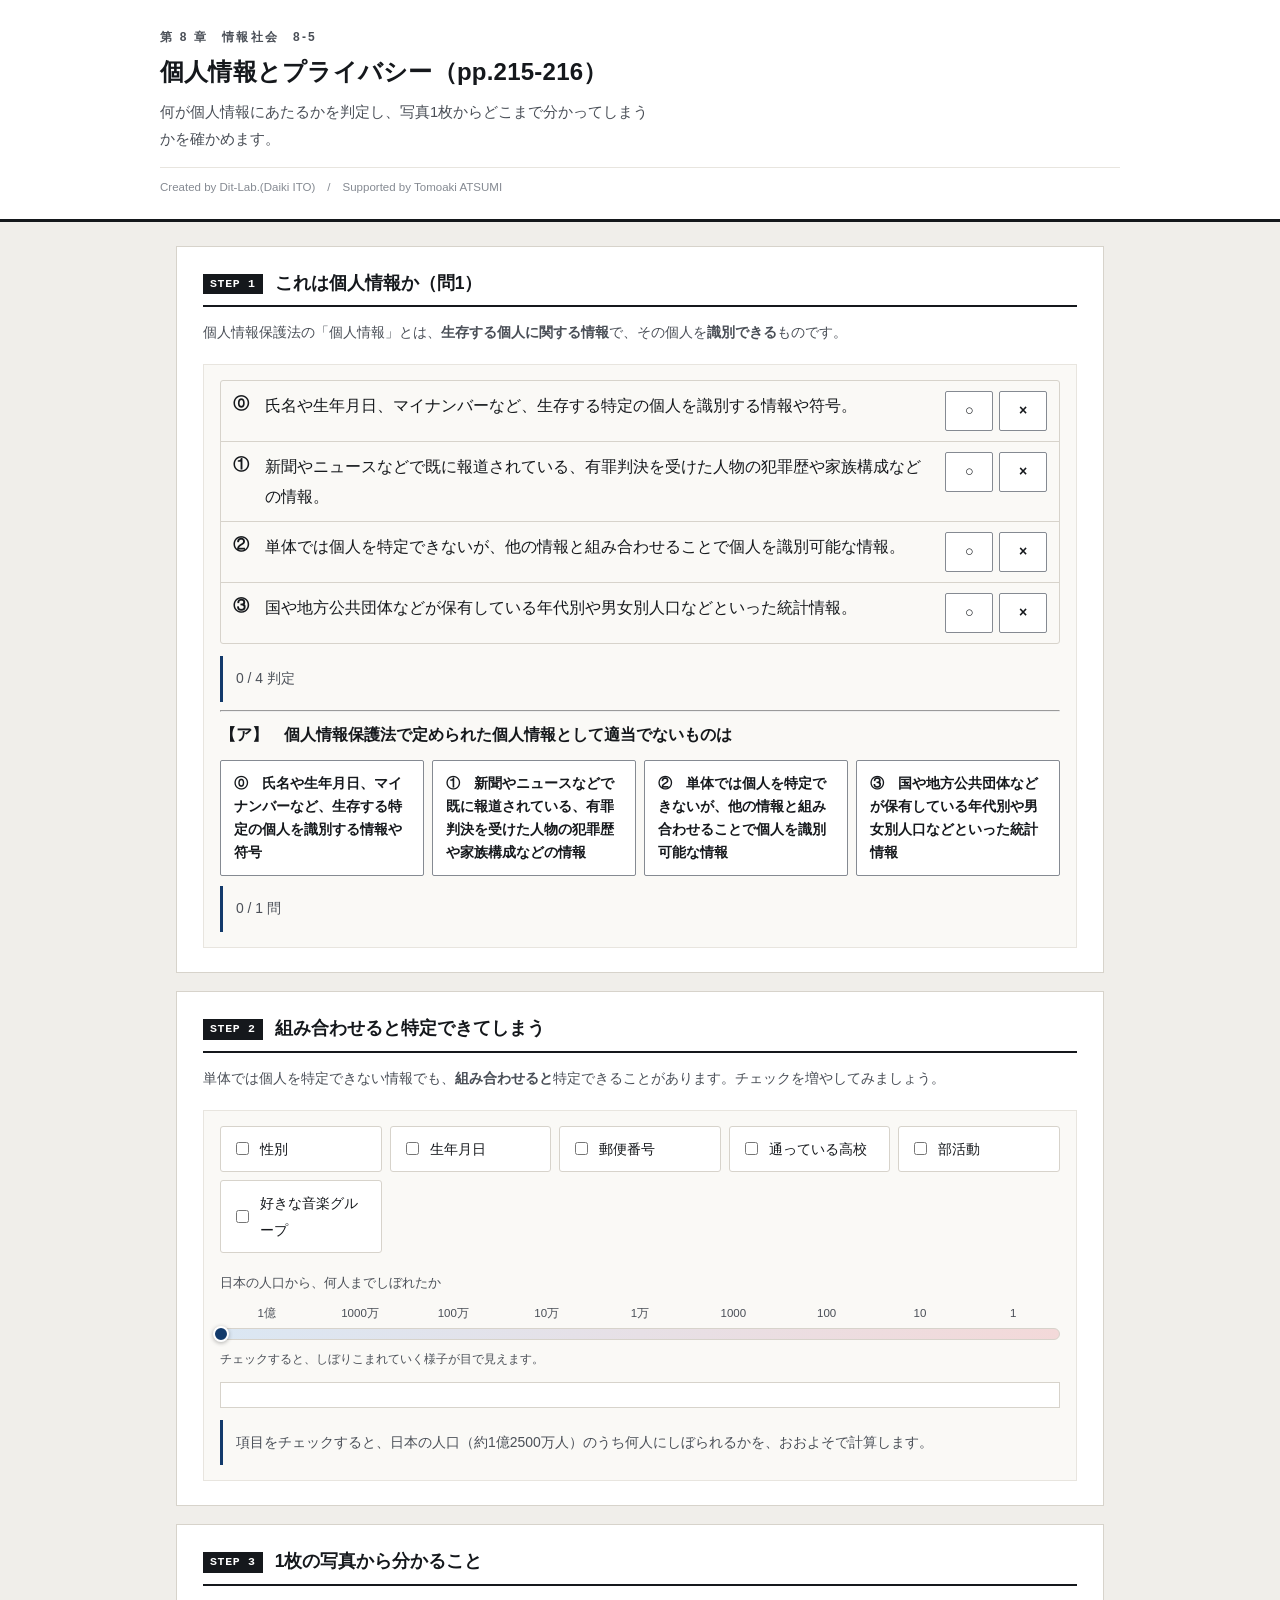
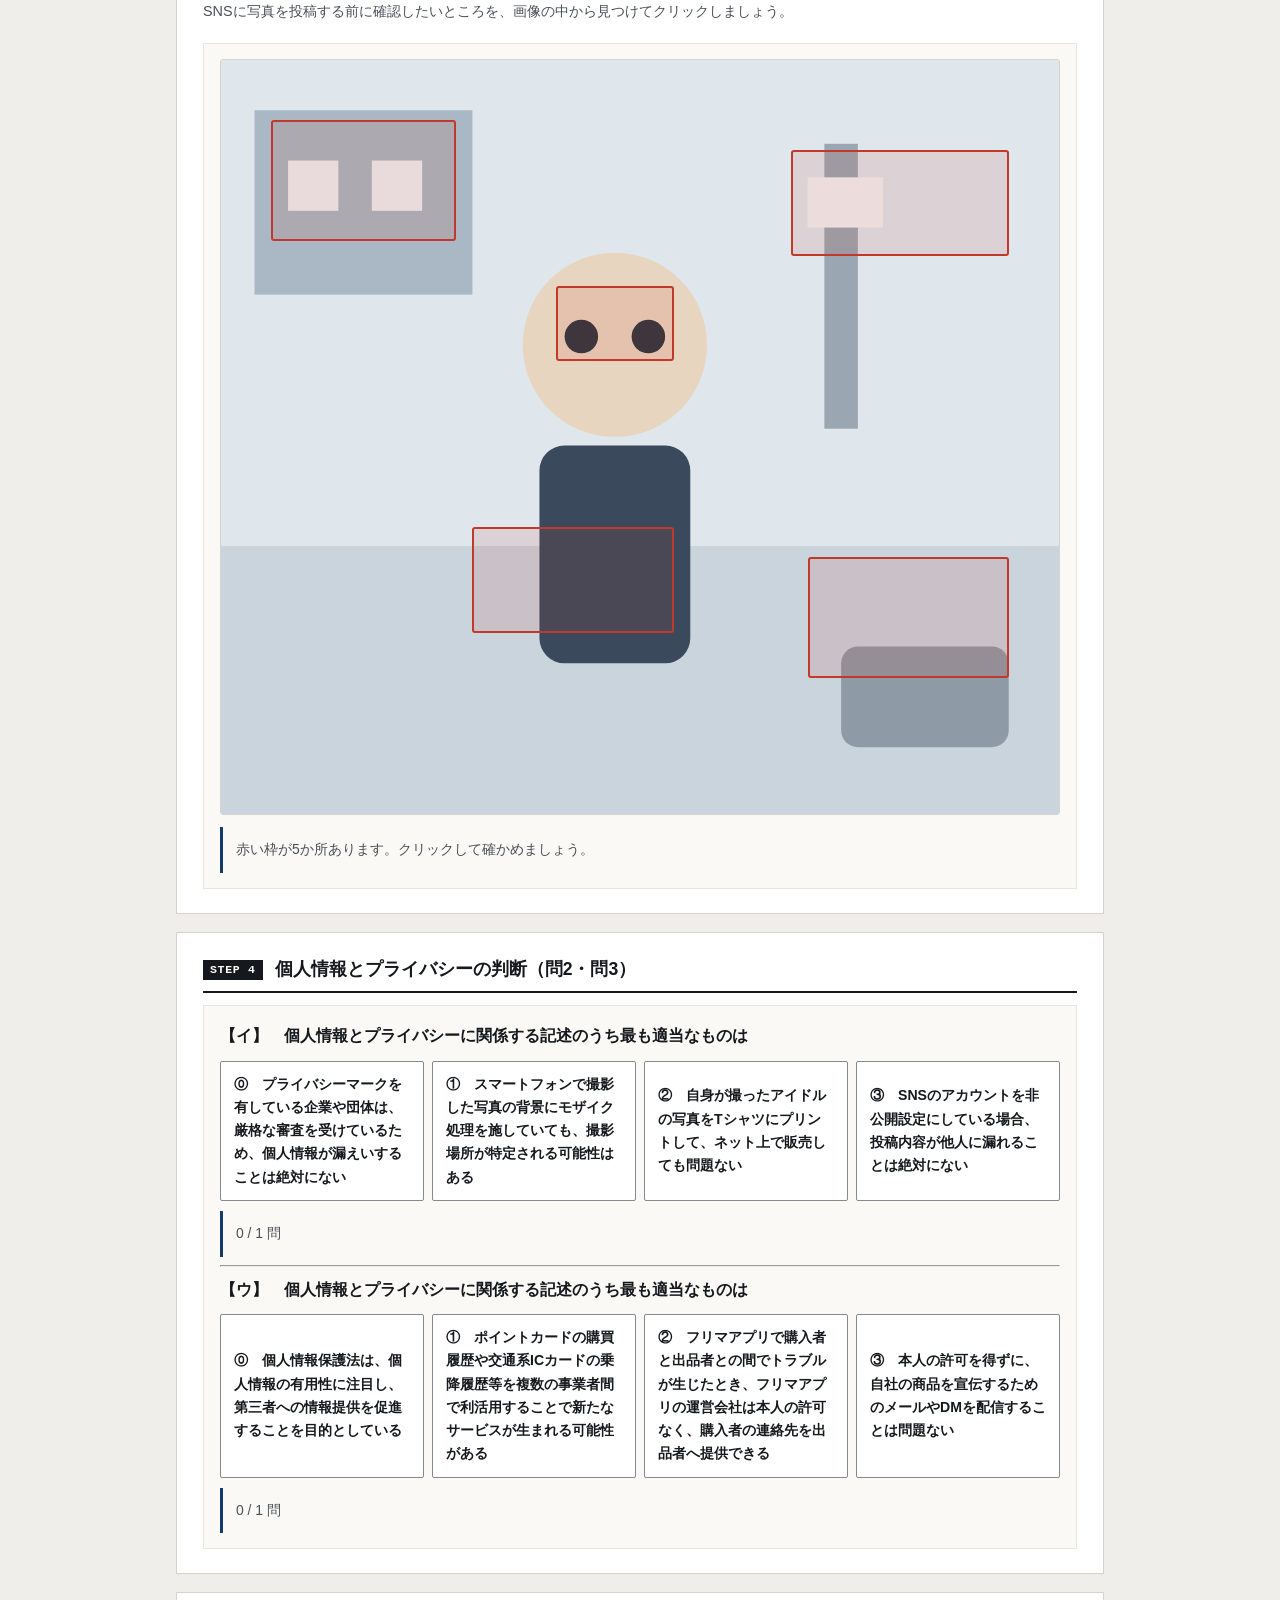
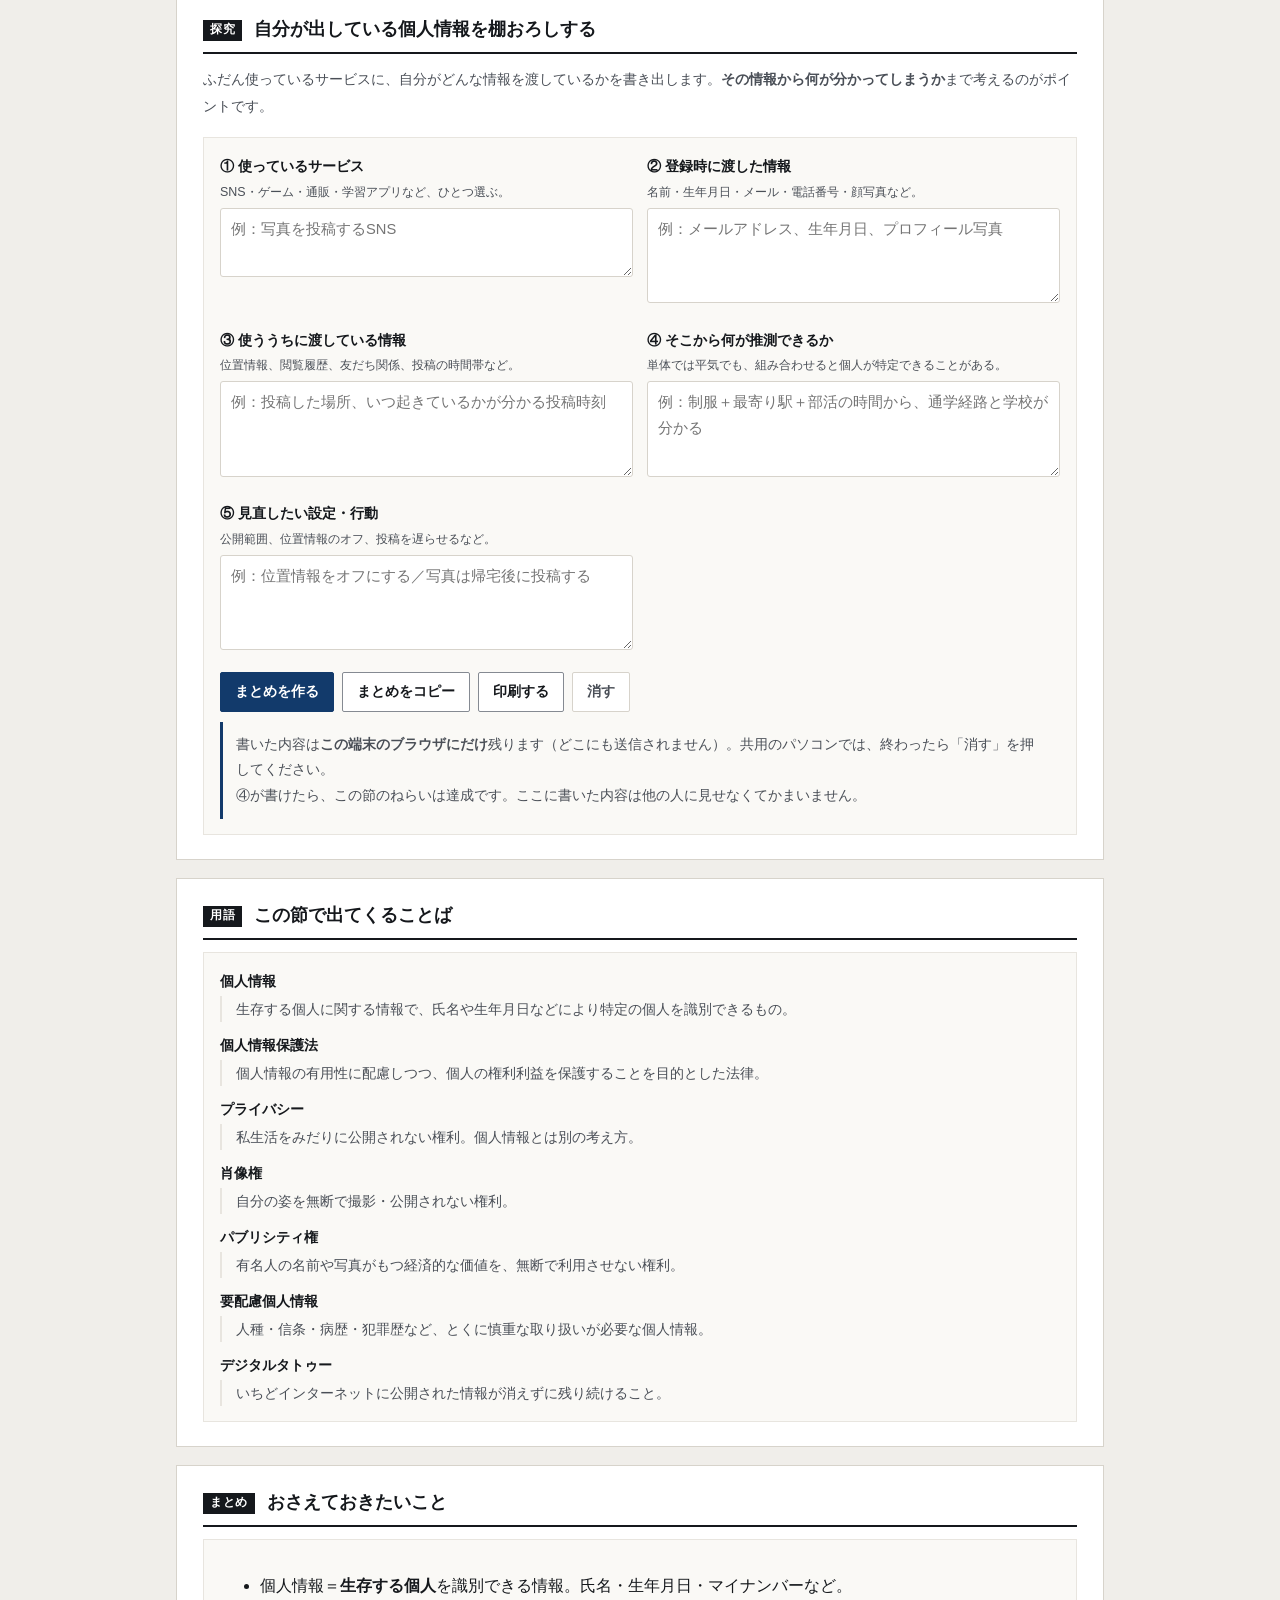
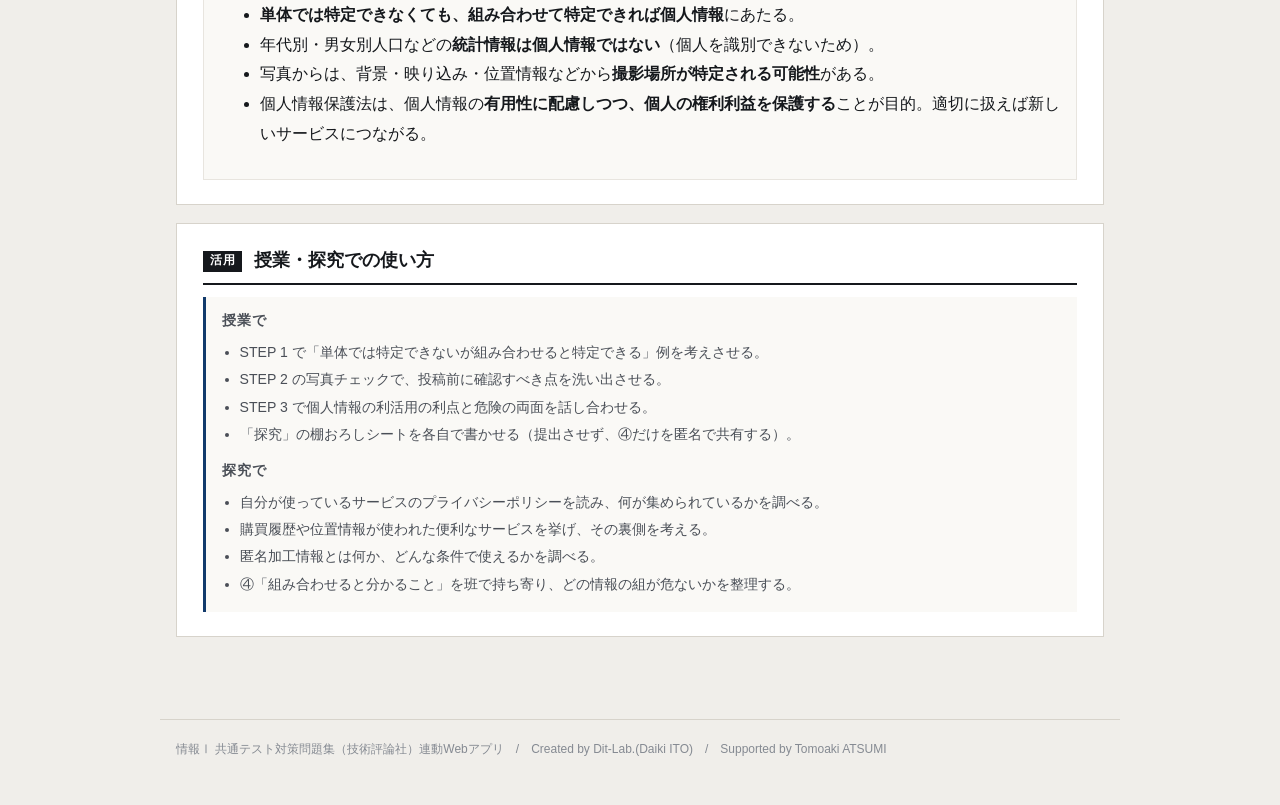
<file: index.html>
<!DOCTYPE html>
<html lang="ja">
<head>
<meta charset="UTF-8">
<meta name="viewport" content="width=device-width, initial-scale=1.0">
<title>個人情報とプライバシー｜情報Ⅰ共通テスト対策問題集</title>
<meta name="description" content="何が個人情報にあたるかを判定し、写真1枚からどこまで分かってしまうかを確かめます。">
<link rel="icon" href="data:image/svg+xml,%3Csvg xmlns=%22http://www.w3.org/2000/svg%22 viewBox=%220 0 32 32%22%3E%3Crect width=%2232%22 height=%2232%22 fill=%22%2315181c%22/%3E%3Ctext x=%2216%22 y=%2222%22 font-size=%2218%22 font-family=%22monospace%22 fill=%22%23fff%22 text-anchor=%22middle%22%3E01%3C/text%3E%3C/svg%3E">
<link rel="stylesheet" href="css/style.css?v=88681cd4">
<link rel="stylesheet" href="css/app.css?v=86fc0e3a">
</head>
<body>

<header class="app-header">
  <div class="inner">
    <span class="eyebrow">第 8 章　情報社会　8-5</span>
    <h1>個人情報とプライバシー（pp.215-216）</h1>
    <p class="lead">何が個人情報にあたるかを判定し、写真1枚からどこまで分かってしまうかを確かめます。</p>
    <p class="credit">Created by Dit-Lab.(Daiki ITO)　/　Supported by Tomoaki ATSUMI</p>
  </div>
</header>

<main class="wrap">
  <section class="step" id="step1">
    <h2><span class="no">STEP 1</span>これは個人情報か（問1）</h2>
    <p class="desc">個人情報保護法の「個人情報」とは、<strong>生存する個人に関する情報</strong>で、その個人を<strong>識別できる</strong>ものです。</p>
    <div class="panel">
      <div id="jBox"></div>
      <div class="note" id="jNote" style="margin-top:12px"></div>
      <hr class="sep">
      <div id="q1Box"></div>
      <div class="note" id="q1Note" style="margin-top:10px"></div>
    </div>
  </section>

  <section class="step" id="step2">
    <h2><span class="no">STEP 2</span>組み合わせると特定できてしまう</h2>
    <p class="desc">単体では個人を特定できない情報でも、<strong>組み合わせると</strong>特定できることがあります。チェックを増やしてみましょう。</p>
    <div class="panel">
      <div class="combo" id="comboBox"></div>

      <div class="narrow">
        <div class="nlabel">日本の人口から、何人までしぼれたか</div>
        <div class="nscale" id="nScale"></div>
        <div class="ntrack"><i class="nmark" id="nMark"></i></div>
        <div class="ndiv" id="nDiv"></div>
      </div>

      <div class="dotfield" id="dotField" hidden>
        <div class="dlabel" id="dotLabel"></div>
        <div class="dots" id="dots"></div>
      </div>

      <div class="riskbar"><i id="riskBar" style="width:0%"></i></div>
      <div class="note" id="comboNote" style="margin-top:12px"></div>
    </div>
  </section>

  <section class="step" id="step3">
    <h2><span class="no">STEP 3</span>1枚の写真から分かること</h2>
    <p class="desc">SNSに写真を投稿する前に確認したいところを、画像の中から見つけてクリックしましょう。</p>
    <div class="panel">
      <div class="photo" id="photoBox"></div>
      <div class="note" id="photoNote" style="margin-top:12px"></div>
    </div>
  </section>

  <section class="step" id="step4">
    <h2><span class="no">STEP 4</span>個人情報とプライバシーの判断（問2・問3）</h2>
    <div class="panel">
      <div id="q2Box"></div>
      <div class="note" id="q2Note" style="margin-top:10px"></div>
      <hr class="sep">
      <div id="q3Box"></div>
      <div class="note" id="q3Note" style="margin-top:10px"></div>
    </div>
  </section>

  <section class="step wsprint" id="wsSec">
    <h2><span class="no">探究</span>自分が出している個人情報を棚おろしする</h2>
    <p class="desc">ふだん使っているサービスに、自分がどんな情報を渡しているかを書き出します。<strong>その情報から何が分かってしまうか</strong>まで考えるのがポイントです。</p>
    <div class="panel"><div id="wsBox"></div></div>
  </section>

  <section class="step" id="glossary">
    <h2><span class="no">用語</span>この節で出てくることば</h2>
    <div class="panel"><div id="glossBox"></div></div>
  </section>

  <section class="step" id="wrap">
    <h2><span class="no">まとめ</span>おさえておきたいこと</h2>
    <div class="panel">
      <ul class="bullets">
        <li>個人情報＝<strong>生存する個人</strong>を識別できる情報。氏名・生年月日・マイナンバーなど。</li>
        <li><strong>単体では特定できなくても、組み合わせて特定できれば個人情報</strong>にあたる。</li>
        <li>年代別・男女別人口などの<strong>統計情報は個人情報ではない</strong>（個人を識別できないため）。</li>
        <li>写真からは、背景・映り込み・位置情報などから<strong>撮影場所が特定される可能性</strong>がある。</li>
        <li>個人情報保護法は、個人情報の<strong>有用性に配慮しつつ、個人の権利利益を保護する</strong>ことが目的。適切に扱えば新しいサービスにつながる。</li>
      </ul>
    </div>
  </section>

  <section class="step">
    <h2><span class="no">活用</span>授業・探究での使い方</h2>
    <div class="use-note">
      <h3>授業で</h3>
      <ul>
        <li>STEP 1 で「単体では特定できないが組み合わせると特定できる」例を考えさせる。</li>
        <li>STEP 2 の写真チェックで、投稿前に確認すべき点を洗い出させる。</li>
        <li>STEP 3 で個人情報の利活用の利点と危険の両面を話し合わせる。</li>
        <li>「探究」の棚おろしシートを各自で書かせる（提出させず、④だけを匿名で共有する）。</li>
      </ul>
      <h3 style="margin-top:12px">探究で</h3>
      <ul>
        <li>自分が使っているサービスのプライバシーポリシーを読み、何が集められているかを調べる。</li>
        <li>購買履歴や位置情報が使われた便利なサービスを挙げ、その裏側を考える。</li>
        <li>匿名加工情報とは何か、どんな条件で使えるかを調べる。</li>
        <li>④「組み合わせると分かること」を班で持ち寄り、どの情報の組が危ないかを整理する。</li>
      </ul>
    </div>
  </section>

</main>

<footer class="app-footer">
  情報Ⅰ 共通テスト対策問題集（技術評論社）連動Webアプリ　/　Created by Dit-Lab.(Daiki ITO)　/　Supported by Tomoaki ATSUMI
</footer>

<script src="js/terms.js?v=a9fcb9d8"></script>
<script src="js/quiz.js?v=13402362"></script>
<script src="js/worksheet.js?v=b6f4e4b3"></script>
<script src="js/app.js?v=c5489723"></script>
</body>
</html>
</file>
<file: css/style.css>
/* =========================================================
   情報Ⅰ 共通テスト対策問題集 — Web アプリ共通スタイル
   紙面（参考書）に寄せた設計。装飾色は使わず、色は意味を持つときだけ。
   ========================================================= */

:root{
  --paper:#ffffff;
  --paper-2:#faf9f6;      /* うすい紙 */
  --bg:#f0eeea;           /* 台紙 */
  --ink:#15181c;
  --ink-2:#4a4f57;
  --ink-3:#858a92;
  --rule:#d7d3cb;
  /* 旧名のまま書かれているアプリ用の別名（未定義だと枠線や文字色が消えるため） */
  --line: var(--rule);
  --muted: var(--ink-2);
  --sans: var(--font);         /* 罫線 */
  --rule-2:#e8e5df;
  --accent:#123a6b;       /* 濃紺。主要操作と現在地だけに使う */
  --accent-w:#e9eef6;
  --zero:#c0392b;         /* 左＝0 */
  --one:#1d4ed8;          /* 右＝1 */
  --ok:#1f7a3d;   --ok-bg:#eef6f0;
  --ng:#b3261e;   --ng-bg:#fbefee;
  --warn:#8a5a00; --warn-bg:#fbf5e8;
  --font:"Hiragino Kaku Gothic ProN","Hiragino Sans","Yu Gothic Medium","Yu Gothic",
         "Noto Sans JP",Meiryo,-apple-system,BlinkMacSystemFont,sans-serif;
  --mono:"SFMono-Regular",Menlo,Consolas,"Courier New",monospace;
}

*{box-sizing:border-box}
[hidden]{display:none !important}
html{-webkit-text-size-adjust:100%}
body{
  margin:0; background:var(--bg); color:var(--ink);
  font-family:var(--font); font-size:16px; line-height:1.85;
  font-feature-settings:"palt" 1;
}
h1,h2,h3,h4{line-height:1.45; margin:0; font-weight:700}
p{margin:0 0 .75em} p:last-child{margin-bottom:0}
a{color:var(--accent)}

/* ---------- 標題 ---------- */
.app-header{background:var(--paper); border-bottom:3px solid var(--ink); padding:26px 20px 20px}
.app-header .inner{max-width:960px; margin:0 auto}
.app-header .eyebrow{
  font-size:.75rem; font-weight:700; color:var(--ink-2); letter-spacing:.18em;
  display:block; margin-bottom:7px;
}
.app-header h1{font-size:1.5rem; letter-spacing:.01em}
.app-header .lead{font-size:.92rem; color:var(--ink-2); margin-top:9px; max-width:60ch}
.app-header .credit{
  font-size:.72rem; color:var(--ink-3); margin-top:14px;
  padding-top:9px; border-top:1px solid var(--rule-2);
}

/* ---------- 版面 ---------- */
.wrap{max-width:960px; margin:0 auto; padding:24px 16px 64px}
.step{background:var(--paper); border:1px solid var(--rule); padding:24px 26px; margin-bottom:18px}
.step > h2{
  display:flex; align-items:baseline; gap:12px; font-size:1.1rem;
  padding-bottom:9px; border-bottom:2px solid var(--ink); margin-bottom:12px;
}
.step > h2 .no{
  flex:none; font-family:var(--mono); font-size:.72rem; font-weight:700;
  background:var(--ink); color:var(--paper); padding:2px 7px; letter-spacing:.06em;
  position:relative; top:-2px;
}
.step > .desc{color:var(--ink-2); font-size:.9rem; margin-bottom:18px}
.step[hidden]{display:none}

.grid{display:grid; gap:20px}
.grid > *{min-width:0}          /* 子の中身で列が広がるのを防ぐ */
@media(min-width:800px){ .grid.c2{grid-template-columns:1fr 1fr} }
@media(min-width:800px){ .grid.c21{grid-template-columns:1.45fr 1fr} }

.panel{border:1px solid var(--rule-2); background:var(--paper-2); padding:15px 16px; min-width:0}
.panel > h3{
  font-size:.8rem; font-weight:700; color:var(--ink-2); letter-spacing:.08em;
  margin-bottom:12px; padding-bottom:6px; border-bottom:1px solid var(--rule);
}

/* ---------- 部品 ---------- */
.btn{
  appearance:none; border:1px solid var(--ink-3); background:var(--paper); color:var(--ink);
  font-family:inherit; font-size:.88rem; font-weight:700; padding:8px 14px;
  border-radius:2px; cursor:pointer; min-height:40px; line-height:1.4;
  transition:background .12s, border-color .12s, color .12s;
}
.btn:hover:not(:disabled){background:var(--accent-w); border-color:var(--accent); color:var(--accent)}
.btn:disabled{opacity:.35; cursor:not-allowed}
.btn.primary{background:var(--accent); color:var(--paper); border-color:var(--accent)}
.btn.primary:hover:not(:disabled){background:#0d2c53; color:var(--paper)}
.btn.ghost{border-color:var(--rule); color:var(--ink-2)}
.btn.sm{font-size:.8rem; padding:5px 10px; min-height:34px}
.btn-row{display:flex; flex-wrap:wrap; gap:8px; align-items:center}

/* タブ（見出し下線式） */
.seg{display:flex; gap:0; border-bottom:1px solid var(--rule)}
.seg button{
  appearance:none; border:0; background:transparent; font-family:inherit; font-size:.88rem;
  font-weight:700; color:var(--ink-3); padding:9px 4px; margin-right:26px; cursor:pointer;
  border-bottom:3px solid transparent; margin-bottom:-1px; min-height:40px;
}
.seg button:hover{color:var(--ink-2)}
.seg button[aria-pressed="true"]{color:var(--ink); border-bottom-color:var(--accent)}

label.fld{display:block; font-size:.78rem; font-weight:700; color:var(--ink-2); margin-bottom:5px; letter-spacing:.04em}
input[type=text], textarea, input[type=number]{
  width:100%; font-family:inherit; font-size:1rem; color:var(--ink);
  border:1px solid var(--ink-3); border-radius:2px; padding:9px 11px;
  background:var(--paper); min-height:42px;
}
input:focus, textarea:focus{outline:2px solid var(--accent); outline-offset:-1px; border-color:var(--accent)}
.btn:focus-visible, .seg button:focus-visible, .node-card:focus-visible{outline:2px solid var(--accent); outline-offset:2px}
textarea{resize:vertical; line-height:1.7}
.mono{font-family:var(--mono)}

table.tbl{width:100%; border-collapse:collapse; font-size:.89rem}
table.tbl th, table.tbl td{border-bottom:1px solid var(--rule-2); padding:7px 10px; text-align:right}
table.tbl th:first-child, table.tbl td:first-child{text-align:left}
table.tbl thead th{border-bottom:1.5px solid var(--ink); font-size:.76rem; color:var(--ink-2); font-weight:700; white-space:nowrap}
.tbl-scroll{overflow-x:auto; -webkit-overflow-scrolling:touch; max-width:100%}

.note{padding:10px 13px; font-size:.87rem; border-left:3px solid var(--ink-3); background:var(--paper-2); overflow-wrap:break-word; word-break:break-word}
.note.ok{background:var(--ok-bg); border-left-color:var(--ok); color:#123f22}
.note.ng{background:var(--ng-bg); border-left-color:var(--ng); color:#6d1a15}
.note.info{background:var(--paper-2); border-left-color:var(--accent); color:var(--ink-2)}
.note.warn{background:var(--warn-bg); border-left-color:var(--warn); color:#5c3d00}
.note[hidden]{display:none}

.badge{
  display:inline-block; font-size:.72rem; font-weight:700; padding:1px 7px;
  border:1px solid var(--rule); color:var(--ink-2); background:var(--paper); letter-spacing:.04em;
}

/* 数値は罫線で仕切るだけ。カードにしない */
.metrics{display:flex; flex-wrap:wrap; gap:0; border-top:1px solid var(--rule)}
.metric{flex:1 1 130px; padding:11px 14px 11px 0; border-right:1px solid var(--rule-2)}
.metric:last-child{border-right:0}
.metric .k{font-size:.74rem; color:var(--ink-3); font-weight:700; letter-spacing:.05em}
.metric .v{font-size:1.6rem; font-weight:700; line-height:1.3; font-family:var(--mono); letter-spacing:-.01em}
.metric .s{font-size:.76rem; color:var(--ink-2)}

.bit0{color:var(--zero); font-weight:700}
.bit1{color:var(--one); font-weight:700}

.app-footer{
  max-width:960px; margin:0 auto; padding:18px 16px 44px; color:var(--ink-3);
  font-size:.75rem; border-top:1px solid var(--rule);
}
.sr-only{position:absolute;width:1px;height:1px;overflow:hidden;clip:rect(0 0 0 0);white-space:nowrap}

@media(max-width:640px){
  body{font-size:15px}
  .app-header{padding:20px 16px 16px}
  .app-header h1{font-size:1.16rem}
  .wrap{padding:16px 12px 52px}
  .step{padding:18px 15px}
  .seg button{margin-right:18px; font-size:.84rem}
  .metric{flex-basis:50%; border-right:0}
}
@media (prefers-reduced-motion:reduce){ *{animation:none!important; transition:none!important} }

/* ---------- 自分のデータ・共有・印刷 ---------- */
.toolbar{display:flex; flex-wrap:wrap; gap:8px; align-items:center; margin-top:12px;
  padding-top:12px; border-top:1px solid var(--rule-2)}
.toolbar .hint{font-size:.78rem; color:var(--ink-3)}
.paste-area{width:100%; min-height:110px; font-family:var(--mono); font-size:.86rem}
.use-note{background:var(--paper-2); border-left:3px solid var(--accent); padding:14px 16px; font-size:.88rem}
.use-note h3{font-size:.86rem; letter-spacing:.06em; margin-bottom:8px; color:var(--ink-2)}
.use-note ol, .use-note ul{margin:0; padding-left:1.25em; line-height:1.95; color:var(--ink-2)}

@media print{
  body{background:#fff}
  .app-header{border-bottom:2px solid #000}
  .step{border:1px solid #bbb; break-inside:avoid; page-break-inside:avoid; margin-bottom:12px}
  .btn, .seg, .toolbar, input[type=range]{display:none !important}
  .note{border-left-width:2px}
  a[href]:after{content:""}
}

/* ---------- 入力グリッド ---------- */
.dg-scroll{overflow:auto; -webkit-overflow-scrolling:touch; border:1px solid var(--rule); background:var(--paper); max-height:420px}
table.dg{border-collapse:collapse; font-family:var(--mono); font-size:.9rem; min-width:100%}
table.dg th, table.dg td{border:1px solid var(--rule-2); padding:0}
table.dg thead th{background:var(--paper-2); position:sticky; top:0; z-index:2}
table.dg .dg-n{background:var(--paper-2); color:var(--ink-3); font-size:.76rem; font-weight:400;
  text-align:center; min-width:34px; padding:0 4px; position:sticky; left:0; z-index:1}
table.dg .dg-corner{background:var(--paper-2); min-width:34px; position:sticky; left:0; z-index:3}
table.dg .dg-act{background:var(--paper-2); width:34px}
.dg-h, .dg-c{width:100%; min-width:96px; border:0; background:transparent; font-family:inherit;
  font-size:.9rem; padding:8px 9px; color:var(--ink); min-height:38px}
.dg-h{font-weight:700; font-family:var(--font); font-size:.82rem; color:var(--ink-2)}
.dg-c.num{text-align:right}
.dg-c:focus, .dg-h:focus{outline:2px solid var(--accent); outline-offset:-2px; background:var(--accent-w)}
.dg-del{border:0; background:transparent; color:var(--ink-3); cursor:pointer; width:32px; height:34px; font-size:1rem}
.dg-del:hover{color:var(--ng)}
.dg-tools{display:flex; flex-wrap:wrap; gap:8px; align-items:center; margin-top:10px}
.dg-hint{font-size:.76rem; color:var(--ink-3)}

/* ---------- ファイル読み込み ---------- */
.filebox{display:flex; flex-wrap:wrap; gap:10px; align-items:center; padding:12px;
  border:1px dashed var(--rule); background:var(--paper-2)}
.filebox input[type=file]{font-size:.85rem; font-family:inherit; max-width:100%}
.filebox .sel{max-width:220px}
.filelabel{display:inline-flex; align-items:center; gap:6px; font-size:.85rem; font-weight:700;
  border:1px solid var(--ink-3); background:var(--paper); padding:8px 14px; border-radius:2px; cursor:pointer; min-height:40px}
.filelabel:hover{border-color:var(--accent); color:var(--accent); background:var(--accent-w)}
.filelabel input{display:none}

/* ---------- 用語解説 ---------- */
.term{position:relative; border-bottom:1.5px dotted var(--accent); cursor:help; color:var(--accent); font-weight:700}
.term .term-pop{display:none; position:absolute; left:0; top:1.7em; z-index:50; width:min(300px,78vw);
  background:var(--paper); border:1px solid var(--ink-3); box-shadow:0 6px 20px rgba(0,0,0,.14);
  padding:10px 12px; font-size:.82rem; font-weight:400; color:var(--ink-2); line-height:1.75;
  border-left:3px solid var(--accent); cursor:auto; text-align:left}
.term .term-pop b{display:block; color:var(--ink); font-size:.86rem; margin-bottom:3px}
.term.open .term-pop{display:block}
dl.gloss{margin:0; font-size:.88rem}
dl.gloss dt{font-weight:700; color:var(--ink); margin-top:10px}
dl.gloss dt:first-child{margin-top:0}
dl.gloss dd{margin:2px 0 0; color:var(--ink-2); line-height:1.85; padding-left:1em; border-left:2px solid var(--rule-2)}
@media print{ .term{border-bottom:0; color:inherit} .term .term-pop{display:none !important} }

/* ---------- スマホ・タブレット ---------- */
@media (max-width:1024px){
  /* iOS で入力時に画面が勝手に拡大するのを防ぐ（16px 未満だとズームする） */
  input[type=text], input[type=number], textarea, select, .dg-c, .dg-h{ font-size:16px }
  .dg-c, .dg-h{ min-width:110px }
}
@media (max-width:820px){
  .grid.c2,.grid.c21{grid-template-columns:1fr}
  .dg-scroll{max-height:340px}
  .filebox{flex-direction:column; align-items:stretch}
  .filebox .sel{max-width:100%}
  .term .term-pop{left:auto; right:0; width:min(280px,86vw)}
}
@media (max-width:480px){
  .step > h2{font-size:1rem; flex-wrap:wrap}
  .metrics{gap:0}
  .metric{flex-basis:50%; padding-right:10px}
  .metric .v{font-size:1.3rem}
  .btn{padding:8px 12px}
  .dg-tools{gap:6px}
  .dg-hint{width:100%}
}
/* タッチ操作でのスクロールを滑らかに */
.tbl-scroll, .dg-scroll, .tree-box{ -webkit-overflow-scrolling:touch; overscroll-behavior-x:contain }

/* 幅指定つきの入力欄がスマートフォンではみ出さないようにする */
input[type=text], input[type=number], input[type=search], textarea, select{ max-width:100% }
.btn-row > label{ min-width:0; max-width:100% }
.btn-row > label input, .btn-row > label select{ max-width:100% }

/* 共通：○×判定・並べかえ（quiz.js 用） */
.abcde{border:1px solid var(--rule); border-radius:3px; overflow:hidden}
.abcde > div{border-top:1px solid var(--rule); padding:10px 12px}
.abcde > div:first-child{border-top:0}
.abcde .st{display:flex; gap:10px; align-items:flex-start; flex-wrap:wrap}
.abcde .st .k{font-weight:700; font-family:var(--mono); min-width:1.4em}
.abcde .st .t{flex:1; min-width:12em}
.abcde .jb{display:flex; gap:6px}
.abcde .jb .btn{min-width:3.4em; padding:6px 10px; text-align:center}
.prep{display:grid; grid-template-columns:repeat(auto-fit,minmax(150px,1fr)); gap:10px; margin-top:10px}
.prep .slot{border:1px dashed var(--ink-3); border-radius:3px; padding:10px; min-height:92px; background:var(--paper)}
.prep .slot.filled{border-style:solid}
.prep .slot .tag{font:700 .74rem/1.4 var(--mono); color:var(--accent); display:block; margin-bottom:6px}
.prep .slot .txt{font-size:.86rem; line-height:1.7}
.cards{display:flex; flex-wrap:wrap; gap:8px; margin-top:10px}
.cards .c{border:1px solid var(--ink-3); border-radius:3px; padding:9px 12px; background:var(--paper);
  cursor:pointer; font-size:.88rem; max-width:100%; text-align:left; font-family:inherit; color:var(--ink)}
.cards .c:hover{background:var(--warn-bg)}
.cards .c.used{opacity:.35; pointer-events:none}

/* --- 予想してから実行 --- */
.pmark{display:inline-block; background:var(--accent); color:#fff; font-size:.7rem; font-weight:700;
  letter-spacing:.08em; padding:2px 7px; border-radius:2px; margin-right:8px; vertical-align:2px}
input.pin{font-size:1.05rem; padding:7px 10px; border:1px solid var(--rule); border-radius:3px;
  width:9em; max-width:100%; background:#fff}
.btn-row .unit{color:var(--muted); font-size:.9rem}
.choice4 .btn.on{border-color:var(--accent); box-shadow:inset 0 0 0 1px var(--accent); font-weight:700}
/* 設問文の見出し（flex ではなく通常の段落。.qhead は左右振り分け用なので用途が別） */
.pq{margin:0 0 10px; font-weight:700; line-height:1.85}

/* --- 自分のテーマでやってみる（ワークシート） --- */
.wsheet{display:grid; gap:14px}
@media(min-width:760px){ .wsheet{grid-template-columns:1fr 1fr} }
.wsf{display:block}
.wsf .wsl{display:block; font-weight:700; font-size:.9rem; margin-bottom:3px}
.wsf .wsh{display:block; font-size:.78rem; color:var(--muted); margin-bottom:5px; line-height:1.6}
.wsf textarea{width:100%; max-width:100%; font:inherit; font-size:.92rem; line-height:1.75;
  padding:8px 10px; border:1px solid var(--rule); border-radius:3px; background:#fff; resize:vertical}
.wsf textarea:focus{outline:2px solid var(--accent); outline-offset:-2px}
.wsout{margin-top:14px; border:1px solid var(--ink-3); border-radius:3px; background:#fff; padding:16px 18px}
.wsout h4{margin:0 0 10px; font-size:1rem}
.wsout dl{margin:0}
.wsout dt{font-weight:700; font-size:.84rem; color:var(--accent); margin-top:10px}
.wsout dd{margin:2px 0 0; font-size:.92rem; line-height:1.85; white-space:pre-wrap}
.wsout .wsmsg{margin:10px 0 0; font-size:.86rem; color:var(--muted)}
@media print{
  .app-header, .btn-row, .step:not(.wsprint){ display:none !important }
  .wsout{border:none; padding:0}
}
</file>
<file: css/app.css>
.qhead{display:flex; justify-content:space-between; align-items:center; margin-bottom:12px}
.card-q{border:1px solid var(--rule); background:var(--paper); padding:18px; margin-bottom:14px}
.q-scene{font-size:1rem; font-weight:700; line-height:1.9}
.choice4{display:grid; gap:8px; grid-template-columns:repeat(auto-fit,minmax(160px,1fr))}
.choice4 .btn{text-align:left; line-height:1.65; padding:11px 13px}
.choice4 .btn.correct{background:var(--ok-bg); border-color:var(--ok); color:var(--ok)}
.choice4 .btn.wrong{background:var(--ng-bg); border-color:var(--ng); color:var(--ng)}
.choice4.locked{pointer-events:none}
.sel{width:100%; font-family:inherit; font-size:.95rem; padding:9px 11px; min-height:42px;
  border:1px solid var(--ink-3); border-radius:2px; background:var(--paper); color:var(--ink)}
input[type=range]{width:100%; accent-color:var(--accent); height:34px}
.why{font-size:.85rem; color:var(--ink-2); line-height:1.85}
.eqbox{font-family:var(--mono); font-size:1.02rem; font-weight:700; text-align:center; padding:14px;
  border:1px solid var(--rule); background:var(--paper-2); line-height:1.8}
.blankin{border:1.5px solid var(--accent); background:#fff; padding:6px 8px; text-align:center;
  font-family:var(--mono); min-height:38px; font-size:.95rem; max-width:120px}
.blankin.ok{border-color:var(--ok); background:var(--ok-bg)}
.blankin.ng{border-color:var(--ng); background:var(--ng-bg)}
table.tbl td .blankin{width:100%; max-width:none}

/* --- 8-5 個人情報とプライバシー --- */
.photo{position:relative;border:1px solid var(--line);border-radius:3px;overflow:hidden;background:#eef1f4}
.photo svg{display:block;width:100%}
.photo .hot{position:absolute;border:2px solid #c0392b;border-radius:3px;background:rgba(192,57,43,.12);cursor:pointer}
.photo .hot.found{border-color:#1f7a3d;background:rgba(31,122,61,.16)}
.combo{display:grid;grid-template-columns:repeat(auto-fit,minmax(140px,1fr));gap:8px}
.combo label{display:flex;gap:8px;align-items:center;border:1px solid var(--line);border-radius:3px;padding:9px 11px;background:#fff;cursor:pointer;font-size:.9rem}
.combo label.on{border-color:var(--accent);background:var(--warn-bg)}
.riskbar{height:26px;border:1px solid var(--line);background:#fff;position:relative;margin-top:10px}
.riskbar i{display:block;height:100%;background:#c0392b;opacity:.6}

/* --- 絞り込みの可視化（STEP 2） --- */
.narrow{margin-top:18px}
.narrow .nlabel{font-size:.8rem;color:var(--ink-2);margin-bottom:8px}
.nscale{display:flex;justify-content:space-between;font-size:.72rem;color:var(--muted);
  font-variant-numeric:tabular-nums;margin-bottom:4px}
.nscale span{flex:1;text-align:center}
.ntrack{position:relative;height:12px;border-radius:6px;
  background:linear-gradient(90deg,#dbe7f3 0%,#f3d9d9 100%);border:1px solid var(--rule)}
.nmark{position:absolute;top:50%;width:16px;height:16px;margin:-8px 0 0 -8px;border-radius:50%;
  background:var(--accent);border:2px solid #fff;box-shadow:0 1px 4px rgba(0,0,0,.3);
  transition:left .55s cubic-bezier(.45,.05,.35,1)}
.nmark.hot{background:#c0392b}
.ndiv{margin-top:8px;font-size:.78rem;color:var(--ink-2);min-height:1.4em}
.ndiv .op{display:inline-block;background:var(--panel-2,#eef2f6);border:1px solid var(--rule);
  border-radius:3px;padding:1px 6px;margin:2px 4px 2px 0;font-variant-numeric:tabular-nums}
.dotfield{margin-top:16px}
.dotfield .dlabel{font-size:.8rem;color:var(--ink-2);margin-bottom:6px}
.dots{display:flex;flex-wrap:wrap;gap:3px;max-width:100%}
.dots i{width:8px;height:8px;border-radius:50%;background:var(--accent);opacity:.75;
  transition:opacity .4s, transform .4s, background .4s}
.dots i.me{background:#c0392b;opacity:1;transform:scale(1.9)}
</file>
